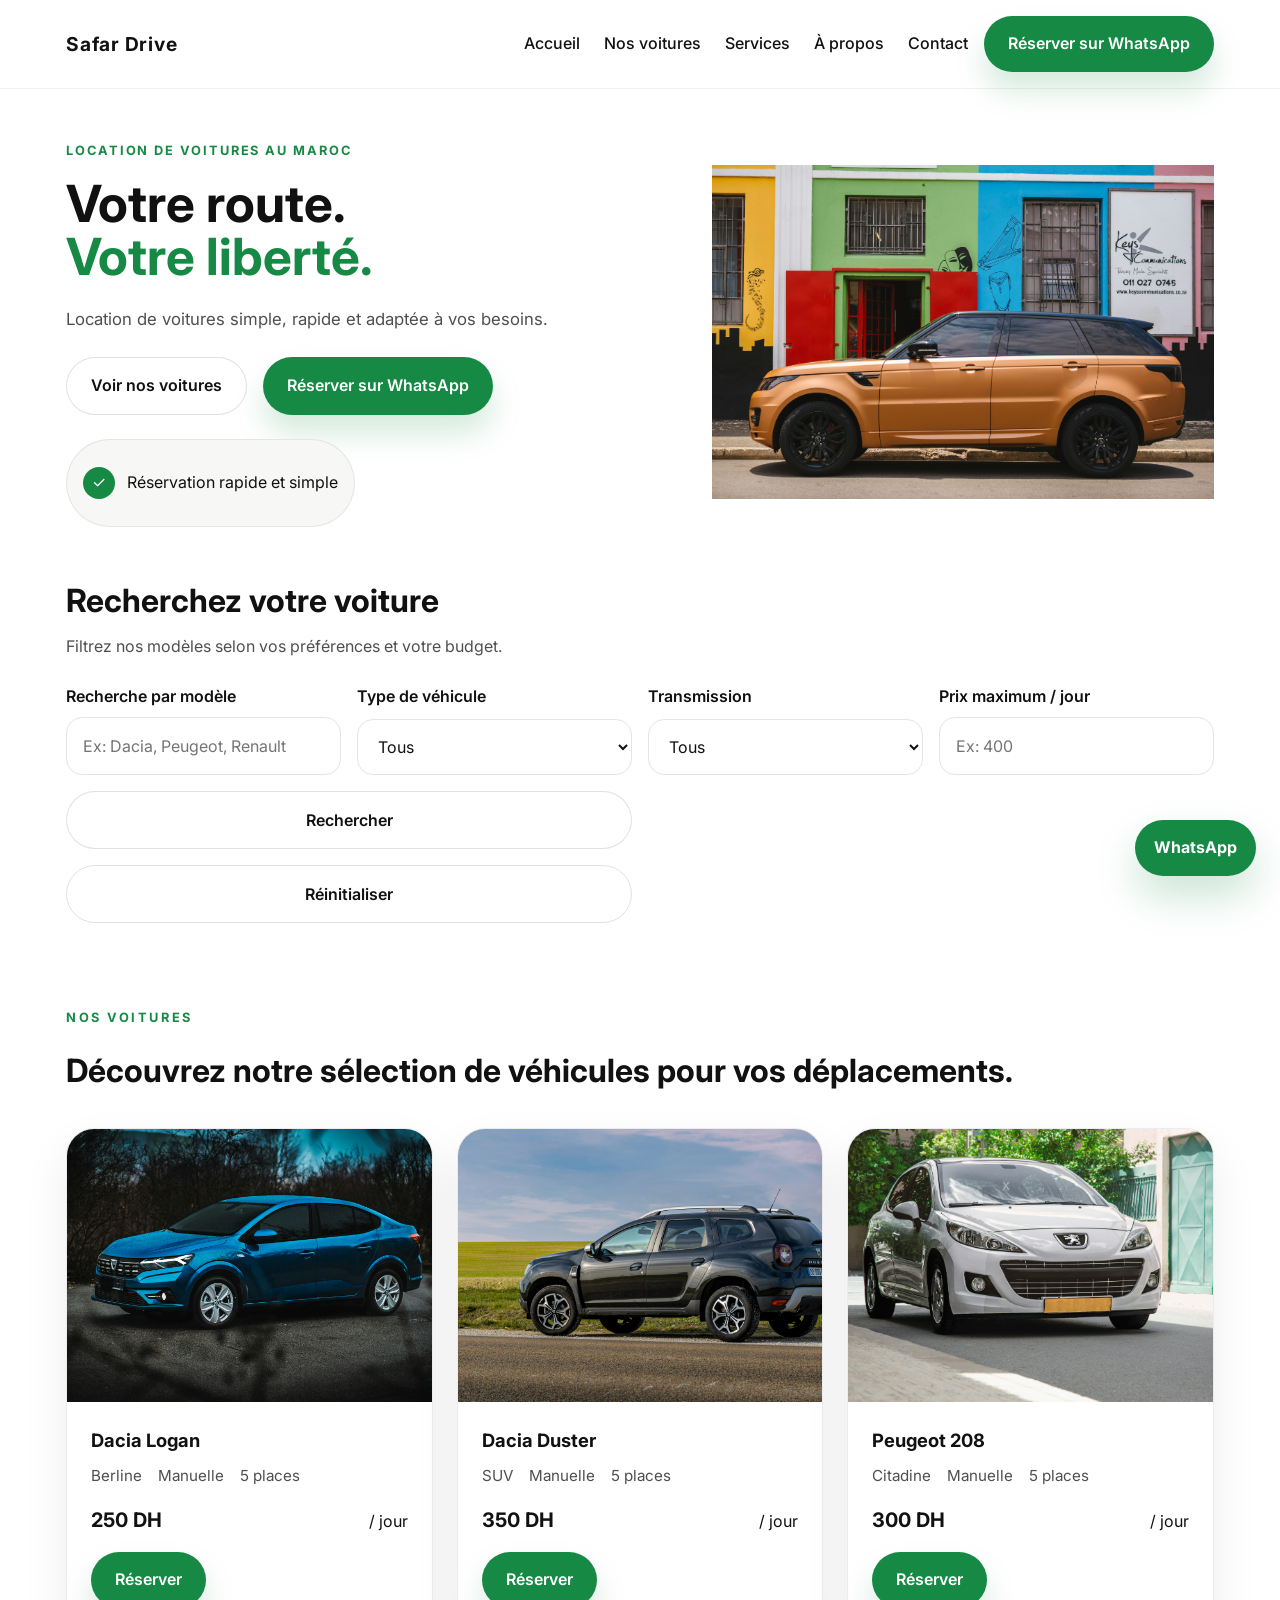
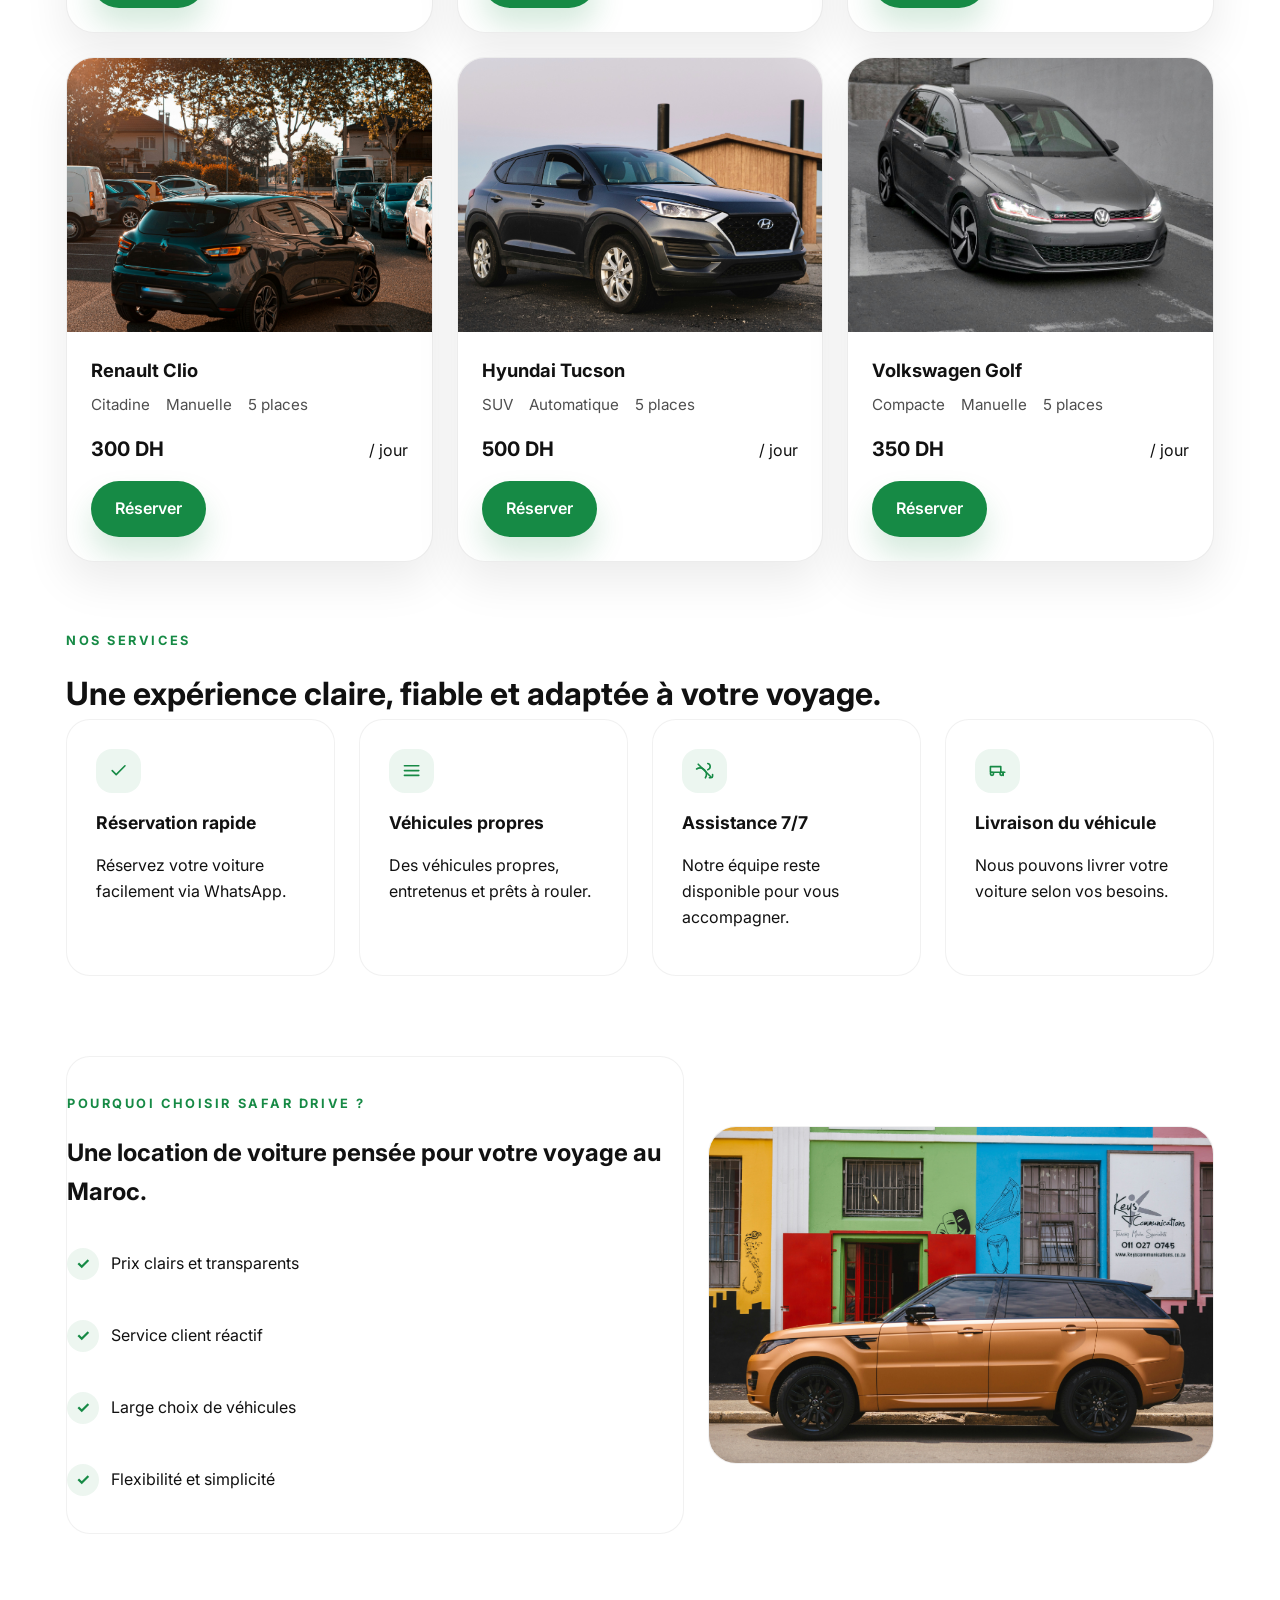
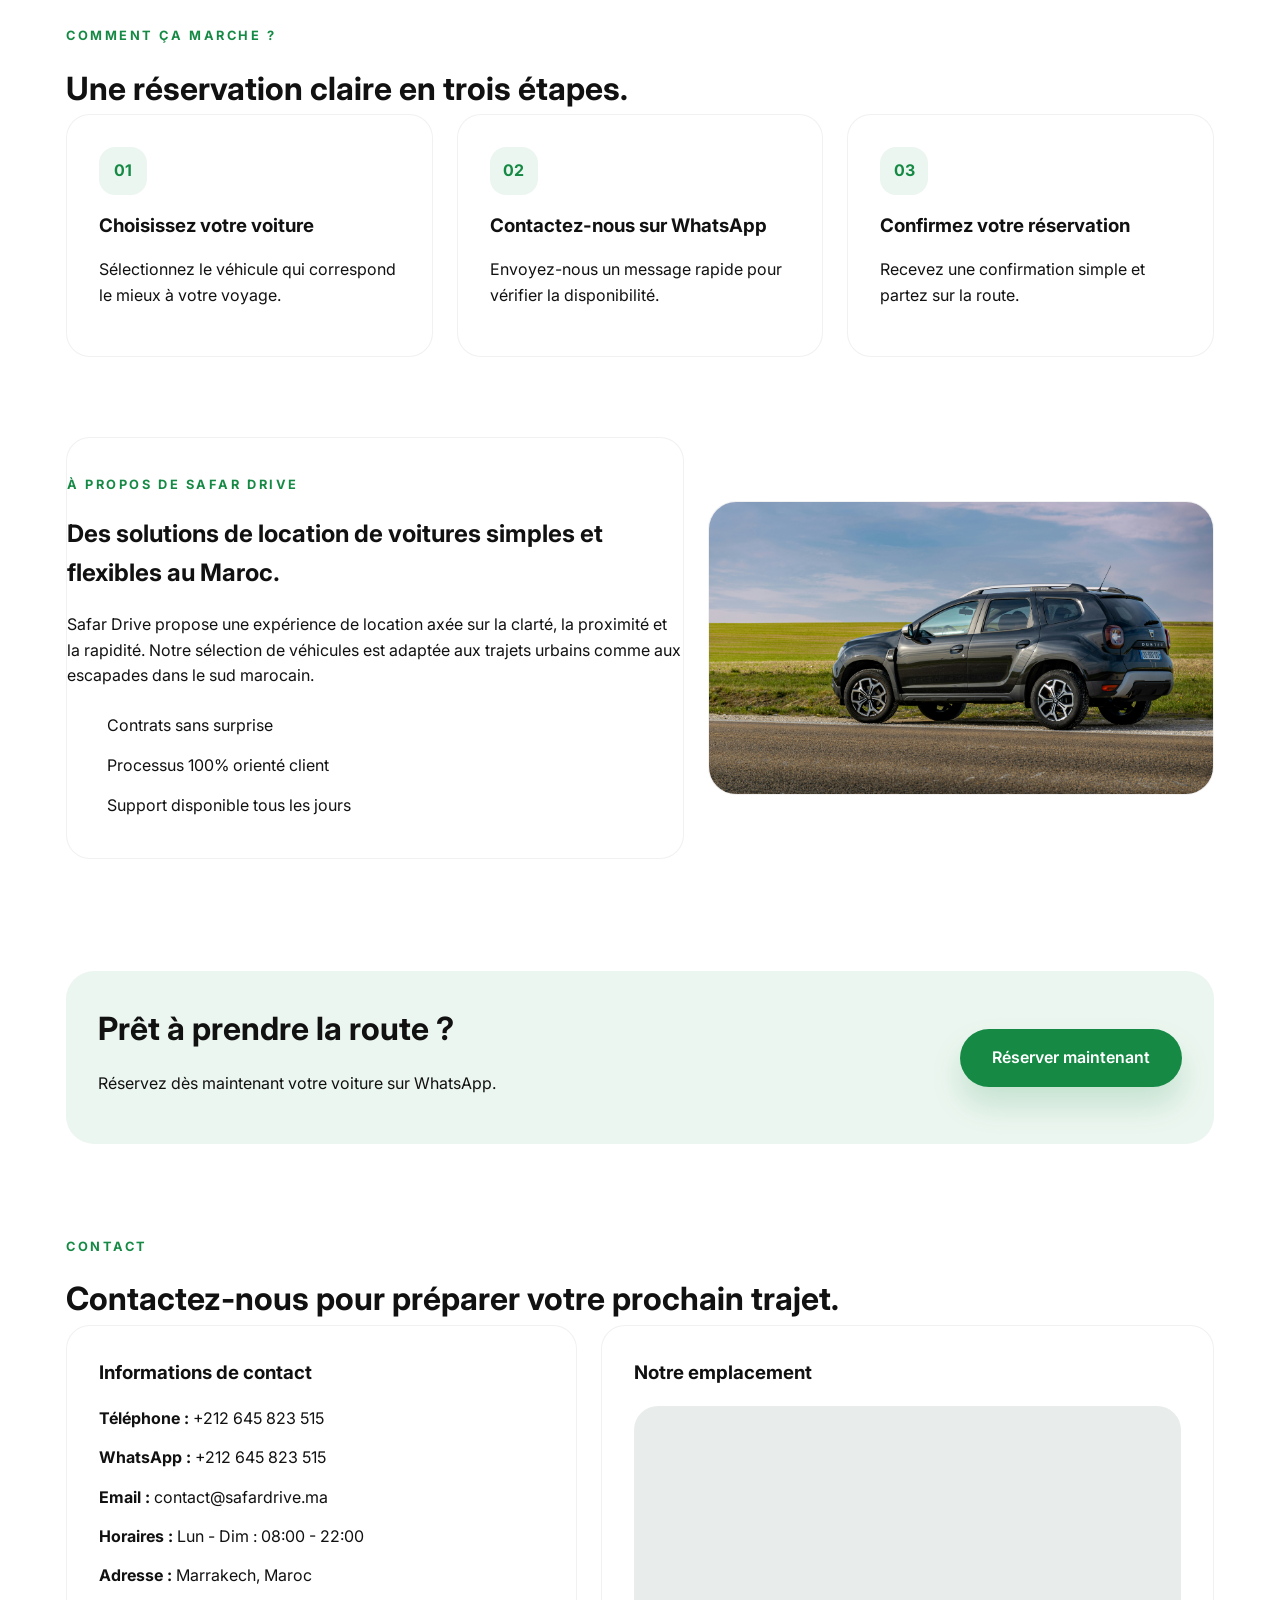
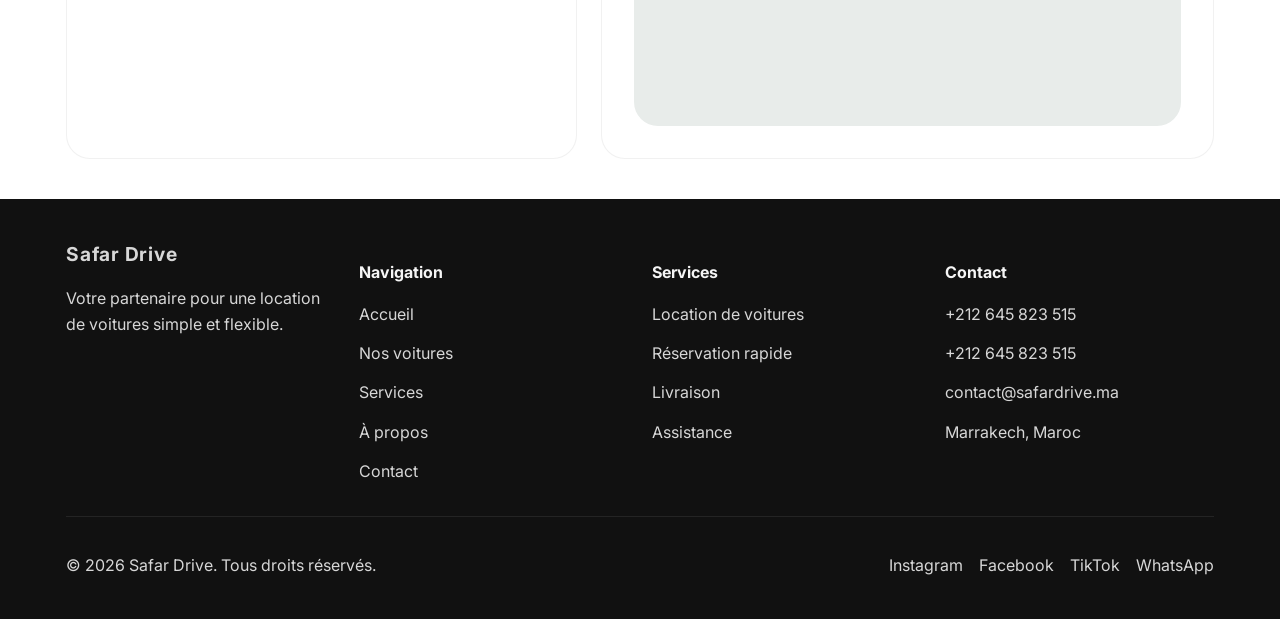
<file: index.html>
﻿<!DOCTYPE html>
<html lang="fr">
<head>
  <meta charset="UTF-8">
  <meta name="viewport" content="width=device-width, initial-scale=1.0">
  <title>Safar Drive | Location de voitures à Marrakech</title>
  <meta name="description" content="Safar Drive propose une location de voitures simple, rapide et flexible à Marrakech et dans tout le Maroc.">
  <link rel="preconnect" href="https://fonts.googleapis.com">
  <link rel="preconnect" href="https://fonts.gstatic.com" crossorigin>
  <link href="https://fonts.googleapis.com/css2?family=Inter:wght@400;500;600;700;800&display=swap" rel="stylesheet">
  <link rel="stylesheet" href="css/style.css">
</head>
<body>
  <header class="site-header" id="top">
    <div class="container header-inner">
      <a href="#accueil" class="brand" id="brand-name">Safar Drive</a>
      <button class="nav-toggle" aria-label="Ouvrir le menu" aria-expanded="false" aria-controls="navbar" id="nav-toggle">
        <span></span>
        <span></span>
        <span></span>
      </button>
      <nav class="navbar" aria-label="Menu principal" id="navbar">
        <ul class="nav-list">
          <li><a href="#accueil">Accueil</a></li>
          <li><a href="#nos-voitures">Nos voitures</a></li>
          <li><a href="#services">Services</a></li>
          <li><a href="#about">À propos</a></li>
          <li><a href="#contact">Contact</a></li>
        </ul>
        <a class="btn btn-primary nav-action" href="https://wa.me/212645823515?text=Bonjour,%20je%20souhaite%20réserver%20une%20voiture.%20Pouvez-vous%20me%20donner%20les%20disponibilités%20et%20les%20conditions%20?" data-action="whatsapp">Réserver sur WhatsApp</a>
      </nav>
    </div>
  </header>

  <main>
    <section class="hero" id="accueil">
      <div class="container hero-grid">
        <div class="hero-copy">
          <span class="eyebrow">Location de voitures au Maroc</span>
          <h1>Votre route. <span class="text-accent">Votre liberté.</span></h1>
          <p class="hero-text">Location de voitures simple, rapide et adaptée à vos besoins.</p>
          <div class="hero-actions">
            <a href="#nos-voitures" class="btn btn-secondary">Voir nos voitures</a>
            <a href="https://wa.me/212645823515?text=Bonjour,%20je%20souhaite%20réserver%20une%20voiture.%20Pouvez-vous%20me%20donner%20les%20disponibilités%20et%20les%20conditions%20?" class="btn btn-primary" data-action="whatsapp">Réserver sur WhatsApp</a>
          </div>
          <div class="trust-bar">
            <span class="trust-badge" aria-hidden="true">✓</span>
            <p>Réservation rapide et simple</p>
          </div>
        </div>
        <div class="hero-media">
          <img src="assets/images/hero.jpg" alt="Voiture de location sur une route ensoleillée" loading="eager">
        </div>
      </div>
    </section>

    <section class="search-panel">
      <div class="container">
        <div class="panel-header">
          <h2>Recherchez votre voiture</h2>
          <p>Filtrez nos modèles selon vos préférences et votre budget.</p>
        </div>
        <form id="search-form" class="search-form">
          <div class="field-group">
            <label for="search-model">Recherche par modèle</label>
            <input type="text" id="search-model" name="searchModel" placeholder="Ex: Dacia, Peugeot, Renault">
          </div>
          <div class="field-group">
            <label for="search-category">Type de véhicule</label>
            <select id="search-category" name="searchCategory">
              <option value="">Tous</option>
              <option value="Berline">Berline</option>
              <option value="SUV">SUV</option>
              <option value="Citadine">Citadine</option>
              <option value="Compacte">Compacte</option>
            </select>
          </div>
          <div class="field-group">
            <label for="search-transmission">Transmission</label>
            <select id="search-transmission" name="searchTransmission">
              <option value="">Tous</option>
              <option value="Manuelle">Manuelle</option>
              <option value="Automatique">Automatique</option>
            </select>
          </div>
          <div class="field-group">
            <label for="search-price">Prix maximum / jour</label>
            <input type="number" id="search-price" name="searchPrice" placeholder="Ex: 400" min="0">
          </div>
          <div class="search-actions">
            <button type="submit" class="btn btn-secondary">Rechercher</button>
            <button type="button" class="btn btn-outline" id="reset-filters">Réinitialiser</button>
          </div>
        </form>
      </div>
    </section>

    <section class="vehicles-section" id="nos-voitures">
      <div class="container section-header">
        <div>
          <p class="section-label">Nos voitures</p>
          <h2>Découvrez notre sélection de véhicules pour vos déplacements.</h2>
        </div>
      </div>
      <div class="container" id="vehicleGrid" aria-live="polite"></div>
      <noscript class="noscript-warning">JavaScript est nécessaire pour afficher nos véhicules. Activez JavaScript pour voir toutes les options.</noscript>
    </section>

    <section class="services-section" id="services">
      <div class="container section-header">
        <div>
          <p class="section-label">Nos services</p>
          <h2>Une expérience claire, fiable et adaptée à votre voyage.</h2>
        </div>
      </div>
      <div class="container services-grid">
        <article class="service-card">
          <div class="service-icon" aria-hidden="true">
            <svg viewBox="0 0 24 24" fill="none" stroke="currentColor" stroke-width="2" stroke-linecap="round" stroke-linejoin="round">
              <path d="M20 6L9 17l-5-5" />
            </svg>
          </div>
          <h3>Réservation rapide</h3>
          <p>Réservez votre voiture facilement via WhatsApp.</p>
        </article>
        <article class="service-card">
          <div class="service-icon" aria-hidden="true">
            <svg viewBox="0 0 24 24" fill="none" stroke="currentColor" stroke-width="2" stroke-linecap="round" stroke-linejoin="round">
              <path d="M3 12h18" />
              <path d="M3 6h18" />
              <path d="M3 18h18" />
            </svg>
          </div>
          <h3>Véhicules propres</h3>
          <p>Des véhicules propres, entretenus et prêts à rouler.</p>
        </article>
        <article class="service-card">
          <div class="service-icon" aria-hidden="true">
            <svg viewBox="0 0 24 24" fill="none" stroke="currentColor" stroke-width="2" stroke-linecap="round" stroke-linejoin="round">
              <path d="M22 16.92V19a2 2 0 0 1-2 2h-2" />
              <path d="M16 3.13a4 4 0 0 1 0 7.75" />
              <path d="M4 4l16 16" />
              <path d="M2 10a8 8 0 0 1 11 11" />
            </svg>
          </div>
          <h3>Assistance 7/7</h3>
          <p>Notre équipe reste disponible pour vous accompagner.</p>
        </article>
        <article class="service-card">
          <div class="service-icon" aria-hidden="true">
            <svg viewBox="0 0 24 24" fill="none" stroke="currentColor" stroke-width="2" stroke-linecap="round" stroke-linejoin="round">
              <path d="M3 7h13v7H3z" />
              <path d="M16 14h5" />
              <path d="M19 14v4" />
              <path d="M5 18a2 2 0 1 0 0-4 2 2 0 0 0 0 4z" />
              <path d="M17 18a2 2 0 1 0 0-4 2 2 0 0 0 0 4z" />
            </svg>
          </div>
          <h3>Livraison du véhicule</h3>
          <p>Nous pouvons livrer votre voiture selon vos besoins.</p>
        </article>
      </div>
    </section>

    <section class="why-section" id="why">
      <div class="container why-grid">
        <div class="why-copy">
          <p class="section-label">Pourquoi choisir Safar Drive ?</p>
          <h2>Une location de voiture pensée pour votre voyage au Maroc.</h2>
          <div class="why-list">
            <div class="why-item"><span class="why-icon">✓</span><p>Prix clairs et transparents</p></div>
            <div class="why-item"><span class="why-icon">✓</span><p>Service client réactif</p></div>
            <div class="why-item"><span class="why-icon">✓</span><p>Large choix de véhicules</p></div>
            <div class="why-item"><span class="why-icon">✓</span><p>Flexibilité et simplicité</p></div>
          </div>
        </div>
        <div class="why-media">
          <img src="assets/images/hero.jpg" alt="Voiture prête à partir pour un voyage marocain" loading="lazy">
        </div>
      </div>
    </section>

    <section class="process-section" id="process">
      <div class="container section-header">
        <div>
          <p class="section-label">Comment ça marche ?</p>
          <h2>Une réservation claire en trois étapes.</h2>
        </div>
      </div>
      <div class="container process-grid">
        <article class="process-step">
          <div class="step-number">01</div>
          <h3>Choisissez votre voiture</h3>
          <p>Sélectionnez le véhicule qui correspond le mieux à votre voyage.</p>
        </article>
        <article class="process-step">
          <div class="step-number">02</div>
          <h3>Contactez-nous sur WhatsApp</h3>
          <p>Envoyez-nous un message rapide pour vérifier la disponibilité.</p>
        </article>
        <article class="process-step">
          <div class="step-number">03</div>
          <h3>Confirmez votre réservation</h3>
          <p>Recevez une confirmation simple et partez sur la route.</p>
        </article>
      </div>
    </section>

    <section class="about-section" id="about">
      <div class="container about-grid">
        <div class="about-copy">
          <p class="section-label">À propos de Safar Drive</p>
          <h2>Des solutions de location de voitures simples et flexibles au Maroc.</h2>
          <p>Safar Drive propose une expérience de location axée sur la clarté, la proximité et la rapidité. Notre sélection de véhicules est adaptée aux trajets urbains comme aux escapades dans le sud marocain.</p>
          <ul class="about-list">
            <li>Contrats sans surprise</li>
            <li>Processus 100% orienté client</li>
            <li>Support disponible tous les jours</li>
          </ul>
        </div>
        <div class="about-media">
          <img src="assets/images/dacia-duster.jpg" alt="Véhicule de location photographié dans un environnement marocain" loading="lazy">
        </div>
      </div>
    </section>

    <section class="cta-section">
      <div class="container cta-panel">
        <div>
          <h2>Prêt à prendre la route ?</h2>
          <p>Réservez dès maintenant votre voiture sur WhatsApp.</p>
        </div>
        <a href="https://wa.me/212600000000?text=Bonjour,%20je%20souhaite%20réserver%20une%20voiture.%20Pouvez-vous%20me%20donner%20les%20disponibilités%20et%20les%20conditions%20?" class="btn btn-primary btn-large" data-action="whatsapp">Réserver maintenant</a>
      </div>
    </section>

    <section class="contact-section" id="contact">
      <div class="container section-header">
        <div>
          <p class="section-label">Contact</p>
          <h2>Contactez-nous pour préparer votre prochain trajet.</h2>
        </div>
      </div>
      <div class="container contact-grid">
        <div class="contact-card">
          <h3>Informations de contact</h3>
          <ul>
            <li><strong>Téléphone :</strong> <a href="tel:+212600000000" id="contact-phone"></a></li>
            <li><strong>WhatsApp :</strong> <a href="https://wa.me/212600000000" id="contact-whatsapp"></a></li>
            <li><strong>Email :</strong> <a href="mailto:contact@safardrive.ma" id="contact-email"></a></li>
            <li><strong>Horaires :</strong> Lun - Dim : 08:00 - 22:00</li>
            <li><strong>Adresse :</strong> <span id="contact-address"></span></li>
          </ul>
        </div>
        <div class="map-card">
          <h3>Notre emplacement</h3>
          <div class="map-frame">
            <iframe id="map-frame" src="https://www.google.com/maps/embed?pb=!1m18!1m12!1m3!1d10457.539197346508!2d-7.99337120320754!3d31.629472683582596!2m3!1f0!2f0!3f0!3m2!1i1024!2i768!4f13.1!3m3!1m2!1s0xdae5d6be34a9d73%3A0x4fe2f2ed56c35d05!2sMarrakech%2C%20Maroc!5e0!3m2!1sfr!2sus!4v1700000000000!5m2!1sfr!2sus" aria-label="Carte Google Maps de Marrakech" loading="lazy" referrerpolicy="no-referrer-when-downgrade"></iframe>
          </div>
        </div>
      </div>
    </section>
  </main>

  <footer class="site-footer">
    <div class="container footer-grid">
      <div>
        <a href="#accueil" class="footer-brand" id="footer-brand">Safar Drive</a>
        <p>Votre partenaire pour une location de voitures simple et flexible.</p>
      </div>
      <div>
        <h4>Navigation</h4>
        <ul>
          <li><a href="#accueil">Accueil</a></li>
          <li><a href="#nos-voitures">Nos voitures</a></li>
          <li><a href="#services">Services</a></li>
          <li><a href="#about">À propos</a></li>
          <li><a href="#contact">Contact</a></li>
        </ul>
      </div>
      <div>
        <h4>Services</h4>
        <ul>
          <li>Location de voitures</li>
          <li>Réservation rapide</li>
          <li>Livraison</li>
          <li>Assistance</li>
        </ul>
      </div>
      <div>
        <h4>Contact</h4>
        <ul>
          <li><a href="tel:+212600000000" id="footer-phone"></a></li>
          <li><a href="https://wa.me/212600000000" id="footer-whatsapp"></a></li>
          <li><a href="mailto:contact@safardrive.ma" id="footer-email"></a></li>
          <li id="footer-address"></li>
        </ul>
      </div>
    </div>
    <div class="container footer-bottom">
      <p>© <span id="footer-year"></span> Safar Drive. Tous droits réservés.</p>
      <div class="social-list">
      <a href="#" id="social-instagram" aria-label="Instagram">Instagram</a>
      <a href="#" id="social-facebook" aria-label="Facebook">Facebook</a>
      <a href="#" id="social-tiktok" aria-label="TikTok">TikTok</a>
      <a href="#" id="social-whatsapp" aria-label="WhatsApp">WhatsApp</a>
      </div>
    </div>
  </footer>

  <button class="whatsapp-fab" aria-label="Contact WhatsApp" data-action="whatsapp">
    <span>WhatsApp</span>
  </button>

  <script src="js/script.js"></script>
</body>
</html>
</file>
<file: css/style.css>
﻿:root {
  --bg: #ffffff;
  --surface: #f7f7f5;
  --surface-strong: #ffffff;
  --text: #111111;
  --muted: #4f4f4f;
  --accent: #168A45;
  --accent-soft: rgba(22, 138, 69, 0.08);
  --border: #e5e5e5;
  --shadow: 0 20px 45px rgba(17, 17, 17, 0.08);
  --radius: 22px;
  --max-width: 1180px;
  font-size: 16px;
}

* {
  box-sizing: border-box;
}

html {
  scroll-behavior: smooth;
}

body {
  margin: 0;
  min-height: 100vh;
  background: var(--bg);
  color: var(--text);
  font-family: 'Inter', sans-serif;
  line-height: 1.6;
}

img {
  max-width: 100%;
  display: block;
}

a {
  color: inherit;
  text-decoration: none;
}

button,
input,
select {
  font: inherit;
}

button {
  cursor: pointer;
  border: none;
}

.container {
  width: min(100%, calc(var(--max-width) - 2rem));
  margin: 0 auto;
}

.site-header {
  position: sticky;
  top: 0;
  z-index: 20;
  background: rgba(255,255,255,0.96);
  backdrop-filter: blur(12px);
  border-bottom: 1px solid rgba(0,0,0,0.06);
}

.header-inner {
  display: flex;
  align-items: center;
  justify-content: space-between;
  gap: 1rem;
  padding: 1rem 0;
}

.brand,
.footer-brand {
  font-size: 1.2rem;
  font-weight: 700;
  letter-spacing: 0.04em;
}

.navbar {
  display: flex;
  align-items: center;
  gap: 1rem;
}

.nav-list {
  display: flex;
  align-items: center;
  gap: 1.5rem;
  margin: 0;
  padding: 0;
  list-style: none;
}

.nav-list a {
  color: var(--text);
  font-weight: 500;
}

.nav-action {
  white-space: nowrap;
}

.nav-toggle {
  display: none;
  width: 2rem;
  height: 2rem;
  flex-direction: column;
  justify-content: space-between;
  padding: 0.25rem;
  background: transparent;
}

.nav-toggle span {
  display: block;
  width: 100%;
  height: 0.18rem;
  background: var(--text);
  border-radius: 999px;
}

.hero {
  padding: 3rem 0 1rem;
}

.hero-grid {
  display: grid;
  grid-template-columns: 1.1fr 0.9fr;
  gap: 2rem;
  align-items: center;
}

.eyebrow {
  display: inline-block;
  color: var(--accent);
  font-weight: 700;
  text-transform: uppercase;
  letter-spacing: 0.15em;
  font-size: 0.8rem;
  margin-bottom: 1rem;
}

h1 {
  font-size: clamp(2.4rem, 4vw, 4rem);
  margin: 0;
  line-height: 1.02;
  max-width: 12ch;
}

.text-accent {
  color: var(--accent);
}

.hero-text {
  max-width: 46rem;
  margin: 1.5rem 0;
  color: var(--muted);
  font-size: 1.05rem;
}

.hero-actions {
  display: flex;
  flex-wrap: wrap;
  gap: 1rem;
  margin-bottom: 1.5rem;
}

.btn {
  display: inline-flex;
  align-items: center;
  justify-content: center;
  padding: 0.95rem 1.5rem;
  border-radius: 999px;
  font-weight: 600;
  transition: transform 0.2s ease, box-shadow 0.2s ease, background-color 0.2s ease;
}

.btn:hover,
.btn:focus-visible {
  transform: translateY(-1px);
}

.btn-primary {
  background: var(--accent);
  color: #ffffff;
  box-shadow: 0 18px 30px rgba(22,138,69,0.18);
}

.btn-primary:hover,
.btn-primary:focus-visible {
  background: #13773b;
}

.btn-secondary {
  background: #ffffff;
  color: var(--text);
  border: 1px solid rgba(17,17,17,0.12);
}

.btn-large {
  padding: 1rem 2rem;
}

.btn-outline {
  background: transparent;
  color: var(--text);
  border: 1px solid rgba(17,17,17,0.12);
}

.no-results {
  grid-column: 1 / -1;
  margin-top: 1rem;
  padding: 2rem;
  border-radius: 24px;
  background: var(--surface);
  border: 1px solid rgba(17,17,17,0.08);
  color: var(--muted);
}

.noscript-warning {
  display: block;
  margin-top: 1rem;
  padding: 1.5rem 1.25rem;
  border-radius: 24px;
  background: #fff7ef;
  border: 1px solid rgba(255, 191, 0, 0.25);
  color: #7a521a;
}

.trust-bar {
  display: inline-flex;
  align-items: center;
  gap: 0.75rem;
  background: var(--surface);
  border: 1px solid rgba(17,17,17,0.08);
  border-radius: 999px;
  padding: 0.9rem 1rem;
  max-width: fit-content;
}

.trust-badge {
  background: var(--accent);
  color: #ffffff;
  display: inline-flex;
  align-items: center;
  justify-content: center;
  width: 2rem;
  height: 2rem;
  border-radius: 50%;
  font-size: 1rem;
}

.search-panel {
  padding: 2rem 0;
}

.panel-header h2,
.section-header h2 {
  font-size: 2rem;
  margin: 0;
}

.panel-header p {
  margin-top: 0.5rem;
  color: var(--muted);
}

.search-form {
  margin-top: 1.5rem;
  display: grid;
  grid-template-columns: repeat(4, minmax(0, 1fr));
  gap: 1rem;
}

.field-group {
  display: grid;
  gap: 0.5rem;
}

.field-group label {
  font-weight: 600;
}

.field-group input,
.field-group select {
  width: 100%;
  padding: 0.95rem 1rem;
  border: 1px solid var(--border);
  border-radius: 16px;
  background: var(--surface-strong);
  color: var(--text);
}

.search-actions {
  display: grid;
  gap: 1rem;
  grid-column: span 2;
  align-content: end;
}

.vehicles-section {
  padding: 2.5rem 0 1rem;
}

.section-label {
  color: var(--accent);
  font-weight: 700;
  text-transform: uppercase;
  letter-spacing: 0.2em;
  margin-bottom: 1rem;
  font-size: 0.8rem;
}

#vehicleGrid {
  display: grid;
  grid-template-columns: repeat(3, minmax(0, 1fr));
  gap: 1.5rem;
  margin-top: 2rem;
}

.vehicle-card {
  background: var(--surface-strong);
  border: 1px solid rgba(17,17,17,0.08);
  border-radius: 28px;
  overflow: hidden;
  box-shadow: var(--shadow);
  transition: transform 0.25s ease, box-shadow 0.25s ease;
}

.vehicle-card:hover {
  transform: translateY(-4px);
  box-shadow: 0 28px 55px rgba(17,17,17,0.12);
}

.vehicle-card img {
  width: 100%;
  aspect-ratio: 4 / 3;
  object-fit: cover;
}

.vehicle-card-content {
  padding: 1.5rem;
}

.vehicle-title {
  margin: 0 0 0.5rem;
  font-size: 1.15rem;
}

.vehicle-meta {
  display: flex;
  flex-wrap: wrap;
  gap: 0.75rem 1rem;
  color: var(--muted);
  font-size: 0.95rem;
  margin-bottom: 1rem;
}

.vehicle-meta span {
  display: inline-flex;
  align-items: center;
  gap: 0.5rem;
}

.vehicle-price {
  display: flex;
  align-items: baseline;
  justify-content: space-between;
  gap: 1rem;
  margin-bottom: 1rem;
}

.vehicle-price strong {
  font-size: 1.25rem;
}

.card-actions {
  display: flex;
  gap: 0.75rem;
  flex-wrap: wrap;
}

.service-card,
.contact-card,
.map-card,
.process-step,
.about-copy,
.about-media,
.why-copy,
.why-media {
  background: var(--surface-strong);
  border-radius: 24px;
  border: 1px solid rgba(17,17,17,0.06);
}

.services-section,
.why-section,
.process-section,
.about-section,
.cta-section,
.contact-section {
  padding: 2.5rem 0;
}

.services-grid,
.process-grid,
.contact-grid,
.about-grid,
.why-grid {
  display: grid;
  gap: 1.5rem;
}

.services-grid {
  grid-template-columns: repeat(4, minmax(0, 1fr));
}

.service-card {
  padding: 1.8rem;
  min-height: 220px;
}

.service-icon {
  width: 2.8rem;
  height: 2.8rem;
  display: grid;
  place-items: center;
  border-radius: 16px;
  background: var(--accent-soft);
  color: var(--accent);
  margin-bottom: 1rem;
}

.service-icon svg {
  width: 1.2rem;
  height: 1.2rem;
}

.service-card h3 {
  margin: 0 0 0.75rem;
  font-size: 1.1rem;
}

.why-grid,
.about-grid {
  grid-template-columns: 1.1fr 0.9fr;
  align-items: center;
}

.why-copy,
.about-copy {
  padding: 1.5rem 0;
}

.why-list,
.about-list {
  display: grid;
  gap: 0.9rem;
  margin-top: 1.5rem;
}

.why-item,
.about-list li {
  display: flex;
  align-items: center;
  gap: 0.75rem;
}

.why-icon {
  width: 2rem;
  height: 2rem;
  display: inline-flex;
  align-items: center;
  justify-content: center;
  border-radius: 999px;
  background: var(--accent-soft);
  color: var(--accent);
  font-weight: 700;
}

.process-grid {
  grid-template-columns: repeat(3, minmax(0, 1fr));
}

.process-step {
  padding: 2rem;
}

.step-number {
  display: inline-flex;
  align-items: center;
  justify-content: center;
  width: 3rem;
  height: 3rem;
  border-radius: 1rem;
  background: var(--accent-soft);
  color: var(--accent);
  font-weight: 700;
  margin-bottom: 1rem;
}

.process-step h3 {
  margin: 0 0 0.75rem;
}

.about-media,
.why-media {
  overflow: hidden;
  border-radius: 28px;
}

.about-media img,
.why-media img {
  width: 100%;
  height: 100%;
  object-fit: cover;
}

.cta-section {
  margin-top: 2rem;
}

.cta-panel {
  display: flex;
  justify-content: space-between;
  align-items: center;
  gap: 1rem;
  padding: 2rem;
  border-radius: 28px;
  background: var(--accent-soft);
}

.cta-panel h2 {
  margin: 0;
  font-size: 2rem;
}

.contact-grid {
  grid-template-columns: 1fr 1.2fr;
}

.contact-card,
.map-card {
  padding: 2rem;
}

.contact-card h3,
.map-card h3 {
  margin-top: 0;
}

.contact-card ul,
.footer-grid ul {
  margin: 0;
  padding: 0;
  list-style: none;
  display: grid;
  gap: 0.85rem;
}

.contact-card a {
  color: var(--text);
}

.map-frame {
  border-radius: 24px;
  overflow: hidden;
  min-height: 320px;
  background: #e8ecea;
}

.map-frame iframe {
  width: 100%;
  height: 100%;
  border: 0;
}

.site-footer {
  padding: 2.5rem 0 1.5rem;
  background: #111111;
  color: #f5f5f5;
}

.footer-grid {
  display: grid;
  grid-template-columns: repeat(4, minmax(0, 1fr));
  gap: 1.5rem;
}

.site-footer h4 {
  margin-bottom: 1rem;
  font-size: 1rem;
}

.site-footer p,
.site-footer li,
.site-footer a {
  color: #d7d7d7;
}

.site-footer a:hover,
.site-footer a:focus-visible {
  color: #ffffff;
}

.footer-bottom {
  margin-top: 2rem;
  display: flex;
  align-items: center;
  justify-content: space-between;
  gap: 1rem;
  border-top: 1px solid rgba(255,255,255,0.08);
  padding-top: 1.25rem;
}

.social-list {
  display: flex;
  flex-wrap: wrap;
  gap: 1rem;
}

.whatsapp-fab {
  position: fixed;
  right: 1.5rem;
  bottom: 1.5rem;
  background: var(--accent);
  color: #fff;
  border-radius: 999px;
  padding: 0.95rem 1.2rem;
  box-shadow: 0 20px 40px rgba(22,138,69,0.22);
  font-weight: 700;
  display: inline-flex;
  align-items: center;
  z-index: 30;
}

.whatsapp-fab:hover,
.whatsapp-fab:focus-visible {
  transform: translateY(-2px);
}

.visually-hidden {
  position: absolute;
  width: 1px;
  height: 1px;
  padding: 0;
  margin: -1px;
  overflow: hidden;
  clip: rect(0,0,0,0);
  white-space: nowrap;
  border: 0;
}

@media (max-width: 1080px) {
  .services-grid,
  .process-grid {
    grid-template-columns: repeat(2, minmax(0, 1fr));
  }
  .footer-grid {
    grid-template-columns: repeat(2, minmax(0, 1fr));
  }
}

@media (max-width: 960px) {
  .hero-grid,
  .why-grid,
  .about-grid,
  .contact-grid {
    grid-template-columns: 1fr;
  }
  .search-form {
    grid-template-columns: repeat(2, minmax(0, 1fr));
  }
  .search-actions {
    grid-column: span 2;
  }
  #vehicleGrid {
    grid-template-columns: repeat(2, minmax(0, 1fr));
  }
  .cta-panel {
    flex-direction: column;
    align-items: flex-start;
  }
}

@media (max-width: 720px) {
  .header-inner {
    flex-wrap: wrap;
  }
  .nav-toggle {
    display: flex;
  }
  .navbar {
    position: absolute;
    top: 100%;
    left: 0;
    right: 0;
    background: rgba(255,255,255,0.98);
    flex-direction: column;
    align-items: stretch;
    gap: 0;
    max-height: 0;
    overflow: hidden;
    transition: max-height 0.25s ease;
  }
  .navbar.open {
    max-height: 22rem;
    border-top: 1px solid rgba(17,17,17,0.08);
  }
  .nav-list {
    flex-direction: column;
    gap: 0;
    padding: 1rem;
  }
  .nav-list li {
    margin-bottom: 0.5rem;
  }
  .nav-list a {
    padding: 0.8rem 1rem;
    display: block;
    border-radius: 16px;
  }
  .nav-action {
    margin: 0 1rem 1rem;
  }
  .search-form {
    grid-template-columns: 1fr;
  }
  #vehicleGrid {
    grid-template-columns: 1fr;
  }
  .services-grid,
  .process-grid,
  .footer-grid {
    grid-template-columns: 1fr;
  }
  .footer-bottom {
    flex-direction: column;
    align-items: flex-start;
  }
}

@media (max-width: 520px) {
  .hero {
    padding-top: 2rem;
  }
  .hero-actions {
    flex-direction: column;
    align-items: stretch;
  }
  .btn {
    width: 100%;
  }
}
</file>
